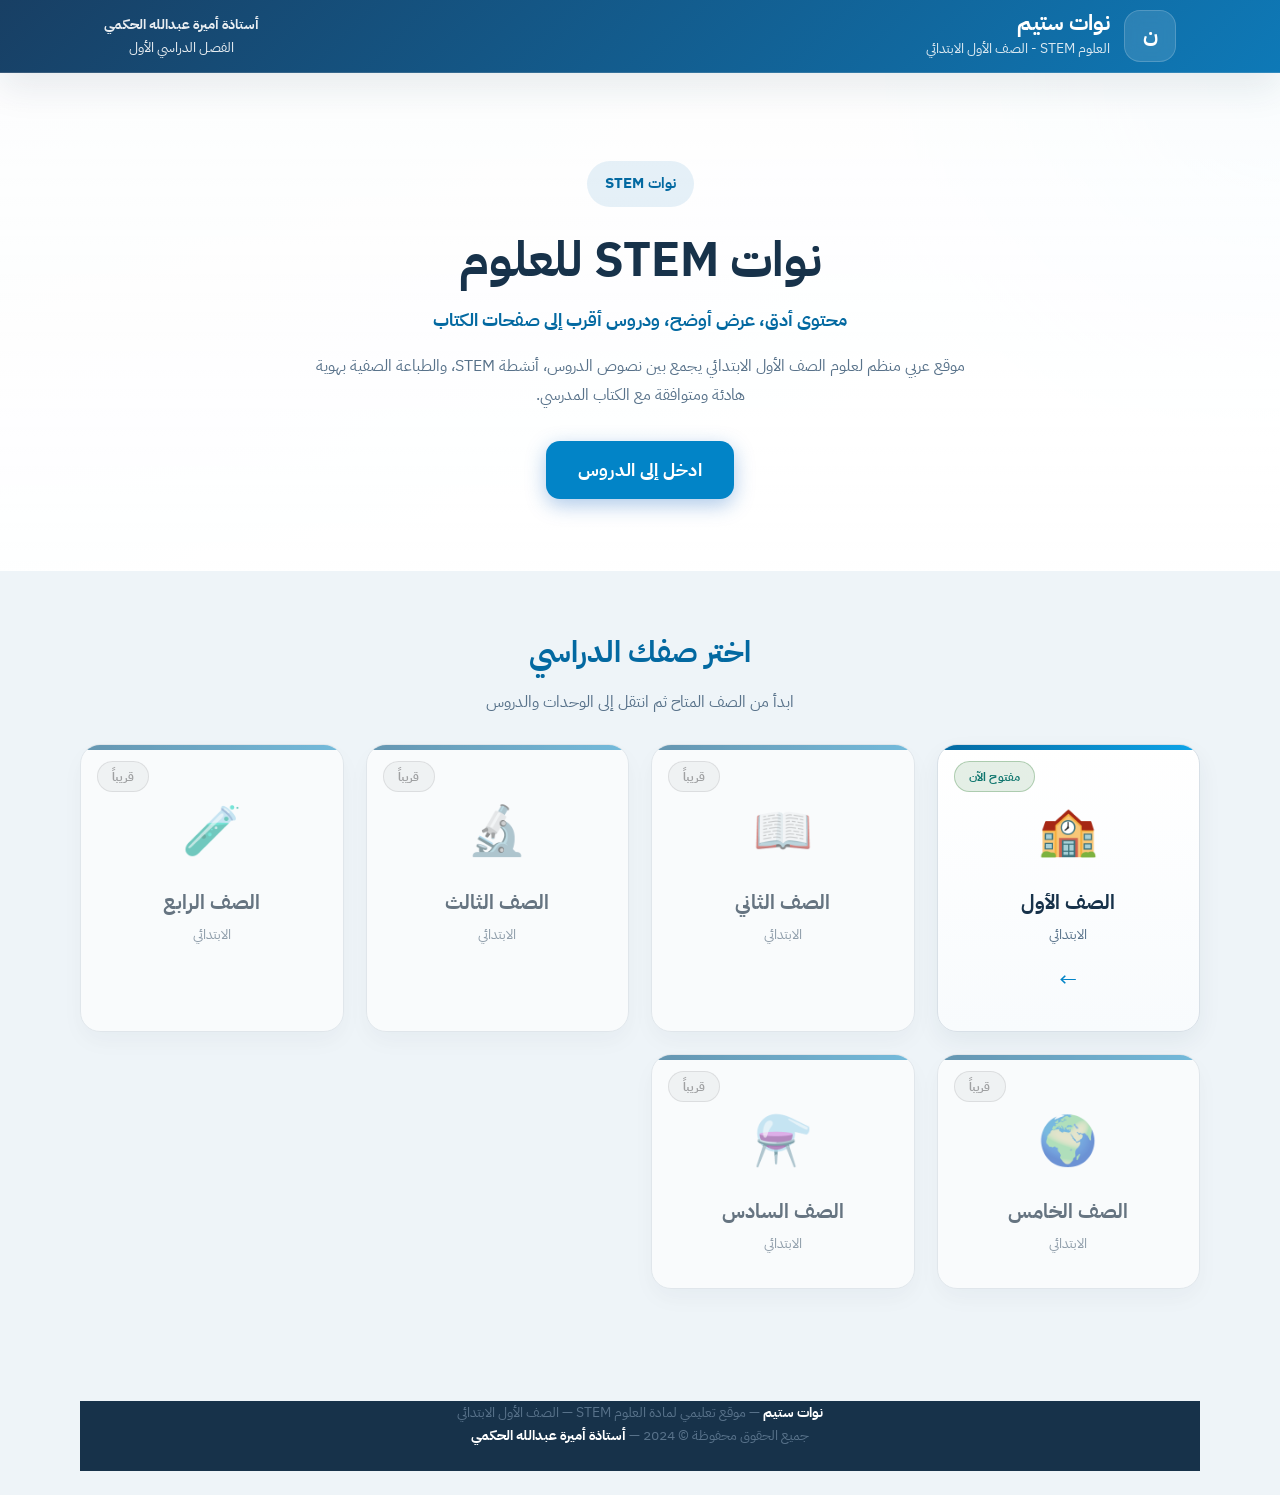
<file: index.html>
<!DOCTYPE html>
<!-- index.html - موقع نوات ستيم -->
<!-- المعلمة: أستاذة أميرة عبدالله الحكمي - الصف الأول الابتدائي - الفصل الأول -->
<!-- طريقة الاستخدام: افتح هذا الملف مباشرة في أي متصفح حديث -->
<html lang="ar" dir="rtl">
<head>
  <meta charset="UTF-8">
  <meta name="viewport" content="width=device-width, initial-scale=1.0">
  <meta name="description" content="نوات ستيم - موقع تعليمي لمادة العلوم STEM للصف الأول الابتدائي">
  <title>نوات ستيم | علوم الصف الأول</title>
  <link rel="stylesheet" href="style.css">
</head>
<body>

<!-- ===== الشريط العلوي ===== -->
<header role="banner">
  <div class="header-inner">
    <div class="logo-area">
      <div class="logo-icon" aria-hidden="true">ن</div>
      <div class="logo-text">
        <h1>نوات ستيم</h1>
        <p>العلوم STEM - الصف الأول الابتدائي</p>
      </div>
    </div>
    <div class="header-teacher" aria-label="معلومات المعلمة">
      <strong>أستاذة أميرة عبدالله الحكمي</strong>
      <span>الفصل الدراسي الأول</span>
    </div>
  </div>
</header>

<!-- ===== صفحة الهبوط (Landing) ===== -->
<div id="landing-page">

  <!-- Hero Section -->
  <section class="hero-section" aria-label="قسم الترحيب">
    <div class="hero-inner">
      <div class="hero-rocket" aria-hidden="true">نوات STEM</div>
      <h2 class="hero-title">نوات STEM للعلوم</h2>
      <p class="hero-subtitle">محتوى أدق، عرض أوضح، ودروس أقرب إلى صفحات الكتاب</p>
      <p class="hero-desc">
        موقع عربي منظم لعلوم الصف الأول الابتدائي يجمع بين نصوص الدروس،
        أنشطة STEM، والطباعة الصفية بهوية هادئة ومتوافقة مع الكتاب المدرسي.
      </p>
      <button class="hero-cta-btn" onclick="scrollToGrades()" aria-label="ابدأ التعلم الآن">
        ادخل إلى الدروس
      </button>
    </div>
  </section>

  <!-- قسم اختر صفك -->
  <section class="grades-section" id="grades-section" aria-label="اختر صفك الدراسي">
    <div class="grades-inner">
      <div class="grades-header">
        <h2 class="grades-title">اختر صفك الدراسي</h2>
        <p class="grades-subtitle">ابدأ من الصف المتاح ثم انتقل إلى الوحدات والدروس</p>
      </div>

      <div class="grades-grid">

        <!-- الصف الأول - مفتوح -->
        <div class="grade-card grade-card--open"
             onclick="enterApp()"
             role="button"
             tabindex="0"
             aria-label="الصف الأول الابتدائي - مفتوح الآن"
             onkeydown="if(event.key==='Enter') enterApp()">
          <span class="grade-badge grade-badge--open">مفتوح الآن</span>
          <div class="grade-icon" aria-hidden="true">🏫</div>
          <h3 class="grade-name">الصف الأول</h3>
          <p class="grade-desc">الابتدائي</p>
          <div class="grade-arrow" aria-hidden="true">←</div>
        </div>

        <!-- الصف الثاني - قريباً -->
        <div class="grade-card grade-card--soon"
             role="button"
             tabindex="0"
             aria-label="الصف الثاني الابتدائي - قريباً"
             aria-disabled="true">
          <span class="grade-badge grade-badge--soon">قريباً</span>
          <div class="grade-icon" aria-hidden="true">📖</div>
          <h3 class="grade-name">الصف الثاني</h3>
          <p class="grade-desc">الابتدائي</p>
        </div>

        <!-- الصف الثالث - قريباً -->
        <div class="grade-card grade-card--soon"
             role="button"
             tabindex="0"
             aria-label="الصف الثالث الابتدائي - قريباً"
             aria-disabled="true">
          <span class="grade-badge grade-badge--soon">قريباً</span>
          <div class="grade-icon" aria-hidden="true">🔬</div>
          <h3 class="grade-name">الصف الثالث</h3>
          <p class="grade-desc">الابتدائي</p>
        </div>

        <!-- الصف الرابع - قريباً -->
        <div class="grade-card grade-card--soon"
             role="button"
             tabindex="0"
             aria-label="الصف الرابع الابتدائي - قريباً"
             aria-disabled="true">
          <span class="grade-badge grade-badge--soon">قريباً</span>
          <div class="grade-icon" aria-hidden="true">🧪</div>
          <h3 class="grade-name">الصف الرابع</h3>
          <p class="grade-desc">الابتدائي</p>
        </div>

        <!-- الصف الخامس - قريباً -->
        <div class="grade-card grade-card--soon"
             role="button"
             tabindex="0"
             aria-label="الصف الخامس الابتدائي - قريباً"
             aria-disabled="true">
          <span class="grade-badge grade-badge--soon">قريباً</span>
          <div class="grade-icon" aria-hidden="true">🌍</div>
          <h3 class="grade-name">الصف الخامس</h3>
          <p class="grade-desc">الابتدائي</p>
        </div>

        <!-- الصف السادس - قريباً -->
        <div class="grade-card grade-card--soon"
             role="button"
             tabindex="0"
             aria-label="الصف السادس الابتدائي - قريباً"
             aria-disabled="true">
          <span class="grade-badge grade-badge--soon">قريباً</span>
          <div class="grade-icon" aria-hidden="true">⚗️</div>
          <h3 class="grade-name">الصف السادس</h3>
          <p class="grade-desc">الابتدائي</p>
        </div>

      </div>
    </div>
  </section>

</div>

<!-- ===== تطبيق المحتوى الرئيسي (مخفي في البداية) ===== -->
<div id="app-content" style="display:none">

  <!-- ===== التنقل الرئيسي ===== -->
  <nav class="main-nav" role="navigation" aria-label="التنقل الرئيسي">
    <div class="nav-inner">
      <button class="nav-back-home" onclick="goToLanding()" aria-label="العودة للصفحة الرئيسية">
        الرئيسية
      </button>
      <button class="nav-btn active" onclick="showSection('lessons')" aria-selected="true" role="tab">
        <span class="nav-icon" aria-hidden="true">الدروس</span>
        الدروس
      </button>
      <button class="nav-btn" onclick="showSection('games')" aria-selected="false" role="tab">
        <span class="nav-icon" aria-hidden="true">الألعاب</span>
        الألعاب
      </button>
      <button class="nav-btn" onclick="showSection('quiz')" aria-selected="false" role="tab">
        <span class="nav-icon" aria-hidden="true">الاختبارات</span>
        الاختبارات
      </button>
      <button class="nav-btn" onclick="showSection('chatbot')" aria-selected="false" role="tab">
        <span class="nav-icon" aria-hidden="true">المساعد</span>
        المساعد
      </button>
    </div>
  </nav>

  <!-- ===== المحتوى الرئيسي ===== -->
  <main role="main">

    <!-- ===== قسم الدروس ===== -->
    <div id="section-lessons" class="section-panel active" role="tabpanel">
      <div id="semester-tabs" class="semester-tabs" style="display:none" role="tablist" aria-label="اختر الفصل الدراسي"></div>
      <div id="lessons-view"><!-- يُملأ بـ JS --></div>
    </div>

    <!-- ===== قسم الألعاب ===== -->
    <div id="section-games" class="section-panel" role="tabpanel">
      <div id="games-view"><!-- يُملأ بـ JS --></div>
    </div>

    <!-- ===== قسم الاختبارات ===== -->
    <div id="section-quiz" class="section-panel" role="tabpanel">
      <div id="quiz-view"><!-- يُملأ بـ JS --></div>
    </div>

    <!-- ===== قسم الشات بوت ===== -->
    <div id="section-chatbot" class="section-panel" role="tabpanel">
      <div class="section-header">
        <h2>المساعد التعليمي</h2>
        <p>اسأل عن الدرس أو المفهوم وسأقدّم لك شرحًا مبسطًا وسريعًا.</p>
      </div>
      <div class="chatbot-wrapper">
        <div class="chat-window" role="log" aria-label="نافذة المحادثة">
          <div class="chat-header">
            <div class="bot-avatar" aria-hidden="true">ن</div>
            <div>
              <h3>نوات <span class="online-dot" aria-label="متصل"></span></h3>
              <p>مساعدك العلمي الذكي</p>
            </div>
          </div>
          <div class="chat-messages" id="chatMessages" aria-live="polite"></div>
          <div class="chat-input-area">
            <input
              type="text"
              id="chatInput"
              class="chat-input"
              placeholder="اكتب سؤالك هنا..."
              aria-label="اكتب رسالتك"
              maxlength="200"
              autocomplete="off"
            >
            <button class="chat-send-btn" onclick="sendMessage()" aria-label="إرسال الرسالة">
              ➤
            </button>
          </div>
        </div>
        <div class="quick-questions mt-2" id="quickQuestions"></div>
      </div>
    </div>

  </main>

</div>

<!-- ===== ذيل الصفحة ===== -->
<footer role="contentinfo">
  <p>
    <strong>نوات ستيم</strong> &mdash;
    موقع تعليمي لمادة العلوم STEM &mdash; الصف الأول الابتدائي
  </p>
  <p>جميع الحقوق محفوظة &copy; 2024 &mdash; <strong>أستاذة أميرة عبدالله الحكمي</strong></p>
</footer>

<!-- ===== البيانات والسكريبت ===== -->
<script src="data.js"></script>
<script src="semester2-data.js"></script>
<script src="script.js"></script>

</body>
</html>
</file>
<file: style.css>
/* style.css - موقع نوات ستيم */
/* المعلمة: أستاذة أميرة عبدالله الحكمي */

/* ========== الخطوط ========== */
@import url('https://fonts.googleapis.com/css2?family=IBM+Plex+Sans+Arabic:wght@400;500;600;700&display=swap');

/* ========== المتغيرات ========== */
:root {
  --primary: #0284c7;
  --primary-light: #0ea5e9;
  --primary-dark: #0369a1;
  --accent: #0f3c68;
  --accent-light: #075985;
  --success: #0f766e;
  --success-light: #0d9488;
  --danger: #b91c1c;
  --warning: #b45309;
  --bg: #eef4f8;
  --bg-card: #FFFFFF;
  --text: #17324a;
  --text-secondary: #58728a;
  --text-light: #8aa0b3;
  --border: #d8e0e7;
  --shadow-sm: 0 10px 24px rgba(23, 50, 74, 0.06);
  --shadow-md: 0 16px 36px rgba(23, 50, 74, 0.09);
  --shadow-lg: 0 22px 54px rgba(23, 50, 74, 0.12);
  --radius-sm: 8px;
  --radius-md: 12px;
  --radius-lg: 18px;
  --radius-xl: 24px;
}

/* ========== إعادة التهيئة ========== */
*, *::before, *::after {
  box-sizing: border-box;
  margin: 0;
  padding: 0;
}

html {
  scroll-behavior: smooth;
}

body {
  font-family: 'IBM Plex Sans Arabic', 'Tajawal', 'Cairo', Arial, sans-serif;
  direction: rtl;
  background: var(--bg);
  color: var(--text);
  line-height: 1.7;
  font-size: 16px;
  min-height: 100vh;
}

/* ========== الشريط العلوي ========== */
header {
  background: linear-gradient(135deg, var(--primary-dark) 0%, var(--primary) 50%, #1E88E5 100%);
  color: white;
  padding: 0;
  position: sticky;
  top: 0;
  z-index: 1000;
  box-shadow: var(--shadow-md);
}

.header-inner {
  max-width: 1200px;
  margin: 0 auto;
  padding: 0 24px;
  display: flex;
  align-items: center;
  justify-content: space-between;
  height: 72px;
}

.logo-area {
  display: flex;
  align-items: center;
  gap: 14px;
  text-decoration: none;
  color: white;
}

.logo-icon {
  width: 48px;
  height: 48px;
  background: rgba(255,255,255,0.2);
  border-radius: 12px;
  display: flex;
  align-items: center;
  justify-content: center;
  font-size: 24px;
  backdrop-filter: blur(8px);
}

.logo-text h1 {
  font-size: 1.4rem;
  font-weight: 900;
  line-height: 1.2;
  letter-spacing: -0.5px;
}

.logo-text p {
  font-size: 0.75rem;
  opacity: 0.85;
  font-weight: 400;
}

.header-teacher {
  font-size: 0.8rem;
  opacity: 0.9;
  text-align: center;
}

.header-teacher strong {
  display: block;
  font-size: 0.85rem;
}

/* ========== Landing Page - Hero Section ========== */
.hero-section {
  background: linear-gradient(160deg, #E3F2FD 0%, #BBDEFB 40%, #E8F5E9 100%);
  padding: 72px 24px 60px;
  text-align: center;
  position: relative;
  overflow: hidden;
}

.hero-section::before {
  content: '';
  position: absolute;
  top: -60px;
  left: -60px;
  width: 240px;
  height: 240px;
  background: radial-gradient(circle, rgba(21,101,192,0.08) 0%, transparent 70%);
  border-radius: 50%;
}

.hero-section::after {
  content: '';
  position: absolute;
  bottom: -40px;
  right: -40px;
  width: 200px;
  height: 200px;
  background: radial-gradient(circle, rgba(46,125,50,0.07) 0%, transparent 70%);
  border-radius: 50%;
}

.hero-inner {
  max-width: 700px;
  margin: 0 auto;
  position: relative;
  z-index: 1;
}

.hero-rocket {
  font-size: 4rem;
  margin-bottom: 20px;
  display: block;
  animation: rocketFloat 3s ease-in-out infinite;
}

@keyframes rocketFloat {
  0%, 100% { transform: translateY(0) rotate(-5deg); }
  50% { transform: translateY(-12px) rotate(5deg); }
}

.hero-title {
  font-size: 2.4rem;
  font-weight: 900;
  color: var(--primary-dark);
  margin-bottom: 14px;
  line-height: 1.3;
}

.hero-subtitle {
  font-size: 1.25rem;
  font-weight: 700;
  color: var(--primary);
  margin-bottom: 14px;
}

.hero-desc {
  font-size: 1rem;
  color: var(--text-secondary);
  max-width: 520px;
  margin: 0 auto 32px;
  line-height: 1.8;
}

.hero-cta-btn {
  display: inline-flex;
  align-items: center;
  gap: 10px;
  background: var(--primary);
  color: white;
  border: none;
  border-radius: var(--radius-md);
  padding: 18px 44px;
  font-family: 'Tajawal', sans-serif;
  font-size: 1.1rem;
  font-weight: 800;
  cursor: pointer;
  transition: all 0.25s ease;
  box-shadow: 0 6px 20px rgba(21, 101, 192, 0.35);
  letter-spacing: 0.3px;
}

.hero-cta-btn:hover {
  background: var(--primary-dark);
  transform: translateY(-3px);
  box-shadow: 0 10px 28px rgba(21, 101, 192, 0.45);
}

.hero-cta-btn:active {
  transform: translateY(-1px);
}

/* ========== Landing Page - Grades Section ========== */
.grades-section {
  padding: 56px 24px 64px;
  background: white;
}

.grades-inner {
  max-width: 960px;
  margin: 0 auto;
}

.grades-header {
  text-align: center;
  margin-bottom: 40px;
}

.grades-title {
  font-size: 1.9rem;
  font-weight: 900;
  color: var(--primary-dark);
  margin-bottom: 10px;
}

.grades-subtitle {
  font-size: 1rem;
  color: var(--text-secondary);
}

.grades-grid {
  display: grid;
  grid-template-columns: repeat(auto-fill, minmax(260px, 1fr));
  gap: 22px;
}

/* بطاقة الصف */
.grade-card {
  background: var(--bg-card);
  border-radius: var(--radius-lg);
  padding: 32px 24px;
  box-shadow: var(--shadow-sm);
  border: 2px solid var(--border);
  text-align: center;
  position: relative;
  transition: all 0.28s ease;
  overflow: hidden;
}

.grade-card--open {
  cursor: pointer;
  border-color: var(--primary-light);
  background: linear-gradient(145deg, #ffffff, #EFF6FF);
}

.grade-card--open:hover {
  transform: translateY(-5px);
  box-shadow: var(--shadow-lg);
  border-color: var(--primary);
  background: linear-gradient(145deg, #EFF6FF, #DBEAFE);
}

.grade-card--open:focus {
  outline: 3px solid var(--primary);
  outline-offset: 3px;
}

.grade-card--soon {
  opacity: 0.65;
  cursor: not-allowed;
  filter: grayscale(30%);
}

/* شارة الحالة */
.grade-badge {
  display: inline-block;
  font-size: 0.78rem;
  font-weight: 700;
  padding: 4px 14px;
  border-radius: 20px;
  position: absolute;
  top: 16px;
  left: 16px;
  letter-spacing: 0.2px;
}

.grade-badge--open {
  background: rgba(46, 125, 50, 0.12);
  color: var(--success);
  border: 1.5px solid rgba(46, 125, 50, 0.3);
}

.grade-badge--soon {
  background: rgba(120, 120, 120, 0.1);
  color: #757575;
  border: 1.5px solid rgba(120, 120, 120, 0.25);
}

.grade-icon {
  font-size: 3rem;
  margin: 14px 0 12px;
  display: block;
}

.grade-name {
  font-size: 1.25rem;
  font-weight: 900;
  color: var(--text);
  margin-bottom: 4px;
}

.grade-desc {
  font-size: 0.875rem;
  color: var(--text-secondary);
}

.grade-arrow {
  font-size: 1.4rem;
  color: var(--primary);
  margin-top: 14px;
  display: block;
  transition: transform 0.2s ease;
}

.grade-card--open:hover .grade-arrow {
  transform: translateX(-6px);
}

/* ========== تبويبات الفصل الدراسي ========== */
.semester-tabs {
  display: flex;
  gap: 0;
  margin-bottom: 28px;
  background: var(--bg-card);
  border-radius: var(--radius-md);
  padding: 6px;
  box-shadow: var(--shadow-sm);
  border: 2px solid var(--border);
  width: fit-content;
  max-width: 100%;
}

.semester-tab-btn {
  flex: 1;
  min-width: 180px;
  padding: 12px 28px;
  background: transparent;
  border: none;
  border-radius: var(--radius-sm);
  font-family: 'Tajawal', sans-serif;
  font-size: 1rem;
  font-weight: 700;
  color: var(--text-secondary);
  cursor: pointer;
  transition: all 0.25s ease;
  white-space: nowrap;
  display: flex;
  align-items: center;
  justify-content: center;
  gap: 8px;
  min-height: 48px;
}

.semester-tab-btn:hover {
  background: rgba(21, 101, 192, 0.07);
  color: var(--primary);
}

.semester-tab-btn.active {
  background: var(--primary);
  color: white;
  box-shadow: 0 4px 14px rgba(21, 101, 192, 0.35);
}

.semester-tab-btn:focus {
  outline: 3px solid var(--primary);
  outline-offset: 2px;
}

@media (max-width: 768px) {
  .semester-tabs {
    width: 100%;
  }
  .semester-tab-btn {
    min-width: 0;
    padding: 10px 16px;
    font-size: 0.875rem;
  }
}

@media (max-width: 480px) {
  .semester-tabs {
    flex-direction: column;
  }
}

/* ========== التنقل الرئيسي ========== */
nav.main-nav {
  background: white;
  border-bottom: 3px solid var(--primary);
  position: sticky;
  top: 72px;
  z-index: 999;
  box-shadow: var(--shadow-sm);
}

.nav-inner {
  max-width: 1200px;
  margin: 0 auto;
  padding: 0 24px;
  display: flex;
  gap: 0;
  align-items: center;
}

.nav-back-home {
  padding: 12px 18px;
  background: none;
  border: none;
  border-left: 2px solid var(--border);
  cursor: pointer;
  font-family: 'Tajawal', sans-serif;
  font-size: 0.85rem;
  font-weight: 700;
  color: var(--text-secondary);
  transition: all 0.2s ease;
  display: flex;
  align-items: center;
  gap: 6px;
  margin-left: 8px;
  min-height: 48px;
  white-space: nowrap;
}

.nav-back-home:hover {
  color: var(--primary);
  background: var(--bg);
}

.nav-btn {
  padding: 14px 24px;
  background: none;
  border: none;
  cursor: pointer;
  font-family: 'Tajawal', sans-serif;
  font-size: 0.9rem;
  font-weight: 700;
  color: var(--text-secondary);
  border-bottom: 3px solid transparent;
  margin-bottom: -3px;
  transition: all 0.25s ease;
  display: flex;
  align-items: center;
  gap: 8px;
  white-space: nowrap;
  min-height: 48px;
}

.nav-btn:hover {
  color: var(--primary);
  background: var(--bg);
}

.nav-btn.active {
  color: var(--primary);
  border-bottom-color: var(--primary);
  background: rgba(21, 101, 192, 0.05);
}

.nav-btn .nav-icon {
  font-size: 1.2rem;
}

/* ========== المحتوى الرئيسي ========== */
main {
  max-width: 1200px;
  margin: 0 auto;
  padding: 32px 24px;
}

/* ========== الأقسام ========== */
.section-panel {
  display: none;
  animation: fadeInUp 0.35s ease;
}

.section-panel.active {
  display: block;
}

@keyframes fadeInUp {
  from { opacity: 0; transform: translateY(16px); }
  to   { opacity: 1; transform: translateY(0); }
}

/* ========== عنوان القسم ========== */
.section-header {
  text-align: center;
  margin-bottom: 36px;
}

.section-header h2 {
  font-size: 2rem;
  font-weight: 900;
  color: var(--primary-dark);
  margin-bottom: 8px;
}

.section-header p {
  color: var(--text-secondary);
  font-size: 1rem;
  max-width: 600px;
  margin: 0 auto;
}

/* ========== شبكة البطاقات ========== */
.cards-grid {
  display: grid;
  grid-template-columns: repeat(auto-fill, minmax(280px, 1fr));
  gap: 24px;
}

.cards-grid-3 {
  grid-template-columns: repeat(auto-fill, minmax(340px, 1fr));
}

/* ========== البطاقة الأساسية ========== */
.card {
  background: var(--bg-card);
  border-radius: var(--radius-lg);
  padding: 28px;
  box-shadow: var(--shadow-sm);
  transition: all 0.3s ease;
  border: 2px solid transparent;
  cursor: pointer;
  position: relative;
  overflow: hidden;
}

.card::before {
  content: '';
  position: absolute;
  top: 0;
  right: 0;
  width: 6px;
  height: 100%;
  background: var(--card-color, var(--primary));
  transition: width 0.3s ease;
}

.card:hover {
  transform: translateY(-4px);
  box-shadow: var(--shadow-lg);
  border-color: var(--card-color, var(--primary));
}

.card:hover::before {
  width: 8px;
}

.card:focus {
  outline: 3px solid var(--primary);
  outline-offset: 2px;
}

.card-icon {
  font-size: 2.8rem;
  margin-bottom: 16px;
  display: block;
}

.card h3 {
  font-size: 1.2rem;
  font-weight: 800;
  margin-bottom: 8px;
  color: var(--text);
}

.card p {
  font-size: 0.875rem;
  color: var(--text-secondary);
  line-height: 1.6;
}

.card-badge {
  display: inline-block;
  background: var(--card-color, var(--primary));
  color: white;
  font-size: 0.75rem;
  font-weight: 700;
  padding: 3px 10px;
  border-radius: 20px;
  margin-bottom: 12px;
}

/* ========== شريط التنقل التفصيلي ========== */
.breadcrumb {
  display: flex;
  align-items: center;
  gap: 8px;
  margin-bottom: 24px;
  flex-wrap: wrap;
}

.breadcrumb-item {
  color: var(--text-secondary);
  font-size: 0.875rem;
}

.breadcrumb-item.active {
  color: var(--primary);
  font-weight: 700;
}

.breadcrumb-sep {
  color: var(--text-light);
  font-size: 0.8rem;
}

.btn-back {
  display: inline-flex;
  align-items: center;
  gap: 8px;
  background: var(--bg);
  border: 2px solid var(--border);
  border-radius: var(--radius-sm);
  padding: 8px 16px;
  font-family: 'Tajawal', sans-serif;
  font-size: 0.875rem;
  font-weight: 700;
  color: var(--text-secondary);
  cursor: pointer;
  transition: all 0.2s ease;
  text-decoration: none;
  margin-bottom: 20px;
}

.btn-back:hover {
  background: var(--primary);
  color: white;
  border-color: var(--primary);
}

/* ========== صفحة الدرس ========== */
.lesson-page {
  max-width: 800px;
  margin: 0 auto;
}

.lesson-header {
  background: linear-gradient(135deg, var(--primary-dark), var(--primary));
  color: white;
  padding: 32px;
  border-radius: var(--radius-xl);
  margin-bottom: 28px;
  position: relative;
  overflow: hidden;
}

.lesson-header::after {
  content: '🔬';
  position: absolute;
  left: 24px;
  top: 50%;
  transform: translateY(-50%);
  font-size: 5rem;
  opacity: 0.15;
}

.lesson-header h2 {
  font-size: 1.8rem;
  font-weight: 900;
  margin-bottom: 8px;
}

.lesson-header .lesson-meta {
  display: flex;
  gap: 16px;
  margin-top: 12px;
  flex-wrap: wrap;
}

.lesson-meta-tag {
  background: rgba(255,255,255,0.2);
  padding: 4px 12px;
  border-radius: 20px;
  font-size: 0.8rem;
  font-weight: 600;
}

.lesson-section {
  background: var(--bg-card);
  border-radius: var(--radius-lg);
  padding: 28px;
  margin-bottom: 20px;
  box-shadow: var(--shadow-sm);
  border-right: 5px solid var(--primary);
}

.lesson-section h3 {
  font-size: 1.1rem;
  font-weight: 800;
  color: var(--primary);
  margin-bottom: 16px;
  display: flex;
  align-items: center;
  gap: 8px;
}

.lesson-section h3 .section-icon {
  font-size: 1.3rem;
}

.objectives-list, .concepts-list, .steps-list {
  list-style: none;
}

.objectives-list li {
  padding: 10px 0;
  border-bottom: 1px solid var(--border);
  display: flex;
  align-items: flex-start;
  gap: 10px;
  font-size: 0.9rem;
}

.objectives-list li::before {
  content: '✓';
  color: var(--success);
  font-weight: 900;
  font-size: 1rem;
  flex-shrink: 0;
  margin-top: 2px;
}

.objectives-list li:last-child {
  border-bottom: none;
}

.concept-item {
  background: var(--bg);
  border-radius: var(--radius-sm);
  padding: 14px 16px;
  margin-bottom: 10px;
}

.concept-item .term {
  font-weight: 800;
  color: var(--primary);
  font-size: 0.95rem;
  margin-bottom: 4px;
}

.concept-item .definition {
  font-size: 0.875rem;
  color: var(--text-secondary);
}

/* نشاط STEM */
.stem-activity {
  background: linear-gradient(135deg, #FFF8E1, #FFFDE7);
  border: 2px solid #FFC107;
  border-radius: var(--radius-lg);
  padding: 28px;
  margin-bottom: 20px;
}

.stem-activity h3 {
  color: #E65100;
  font-size: 1.1rem;
  font-weight: 800;
  margin-bottom: 20px;
  display: flex;
  align-items: center;
  gap: 8px;
}

.activity-grid {
  display: grid;
  grid-template-columns: 1fr 1fr;
  gap: 16px;
  margin-bottom: 20px;
}

.activity-section h4 {
  font-size: 0.875rem;
  font-weight: 800;
  color: #E65100;
  margin-bottom: 10px;
  display: flex;
  align-items: center;
  gap: 6px;
}

.activity-section ul {
  list-style: none;
}

.activity-section ul li {
  font-size: 0.85rem;
  color: var(--text);
  padding: 5px 0;
  display: flex;
  align-items: flex-start;
  gap: 8px;
}

.activity-section ul li::before {
  content: '•';
  color: #FFC107;
  font-size: 1.2rem;
  flex-shrink: 0;
  line-height: 1.3;
}

.steps-list li {
  font-size: 0.875rem;
  padding: 8px 0;
  border-bottom: 1px dashed #FFD54F;
  display: flex;
  gap: 12px;
  align-items: flex-start;
}

.steps-list li:last-child {
  border-bottom: none;
}

.step-num {
  background: var(--accent);
  color: white;
  width: 26px;
  height: 26px;
  border-radius: 50%;
  display: flex;
  align-items: center;
  justify-content: center;
  font-size: 0.8rem;
  font-weight: 800;
  flex-shrink: 0;
}

.thinking-questions {
  background: rgba(255,193,7,0.1);
  border-radius: var(--radius-sm);
  padding: 16px;
  margin-top: 16px;
}

.thinking-questions h4 {
  font-size: 0.875rem;
  font-weight: 800;
  color: #E65100;
  margin-bottom: 10px;
}

.thinking-questions ol {
  list-style: none;
  counter-reset: tq;
}

.thinking-questions ol li {
  counter-increment: tq;
  font-size: 0.85rem;
  padding: 6px 0;
  display: flex;
  align-items: flex-start;
  gap: 8px;
}

.thinking-questions ol li::before {
  content: counter(tq) '.';
  color: var(--accent);
  font-weight: 800;
  flex-shrink: 0;
}

/* زر الطباعة */
.btn-print {
  display: inline-flex;
  align-items: center;
  gap: 10px;
  background: var(--primary);
  color: white;
  border: none;
  border-radius: var(--radius-sm);
  padding: 12px 24px;
  font-family: 'Tajawal', sans-serif;
  font-size: 0.95rem;
  font-weight: 700;
  cursor: pointer;
  transition: all 0.2s ease;
  margin-top: 20px;
}

.btn-print:hover {
  background: var(--primary-dark);
  transform: translateY(-2px);
  box-shadow: var(--shadow-md);
}

/* ========== ألعاب ========== */
.games-header {
  text-align: center;
  padding: 24px;
  background: linear-gradient(135deg, #E8F5E9, #C8E6C9);
  border-radius: var(--radius-xl);
  margin-bottom: 32px;
}

.game-container {
  background: var(--bg-card);
  border-radius: var(--radius-xl);
  padding: 32px;
  box-shadow: var(--shadow-md);
  max-width: 800px;
  margin: 0 auto;
  min-height: 400px;
}

.game-title {
  text-align: center;
  font-size: 1.5rem;
  font-weight: 900;
  color: var(--primary);
  margin-bottom: 8px;
}

.game-instructions {
  text-align: center;
  color: var(--text-secondary);
  font-size: 0.9rem;
  margin-bottom: 28px;
  padding: 12px 20px;
  background: var(--bg);
  border-radius: var(--radius-sm);
  border-right: 4px solid var(--accent);
}

/* لعبة الفرز - Sorting */
.sort-areas {
  display: grid;
  grid-template-columns: repeat(auto-fit, minmax(180px, 1fr));
  gap: 16px;
  margin-bottom: 24px;
}

.sort-zone {
  min-height: 160px;
  border: 3px dashed var(--border);
  border-radius: var(--radius-lg);
  padding: 16px;
  text-align: center;
  transition: all 0.2s ease;
}

.sort-zone.drag-over {
  border-color: var(--primary);
  background: rgba(21, 101, 192, 0.05);
  transform: scale(1.02);
}

.sort-zone-label {
  font-weight: 800;
  font-size: 1rem;
  margin-bottom: 12px;
  padding: 6px 14px;
  border-radius: 20px;
  color: white;
  display: inline-block;
}

.sort-items-pool {
  display: flex;
  flex-wrap: wrap;
  gap: 10px;
  justify-content: center;
  min-height: 80px;
  background: var(--bg);
  border-radius: var(--radius-md);
  padding: 16px;
  margin-bottom: 20px;
}

.sort-item {
  background: white;
  border: 2px solid var(--border);
  border-radius: var(--radius-sm);
  padding: 10px 16px;
  cursor: grab;
  font-size: 0.9rem;
  font-weight: 600;
  transition: all 0.2s ease;
  display: flex;
  align-items: center;
  gap: 8px;
  user-select: none;
  touch-action: none;
}

.sort-item:hover {
  border-color: var(--primary);
  transform: translateY(-2px);
  box-shadow: var(--shadow-sm);
}

.sort-item.dragging {
  opacity: 0.5;
  cursor: grabbing;
}

.sort-item .item-emoji {
  font-size: 1.4rem;
}

/* لعبة المطابقة - Matching */
.matching-container {
  display: grid;
  grid-template-columns: 1fr 1fr;
  gap: 20px;
  align-items: start;
}

.matching-col-header {
  font-weight: 800;
  color: var(--primary);
  text-align: center;
  padding: 10px;
  background: var(--bg);
  border-radius: var(--radius-sm);
  margin-bottom: 12px;
}

.match-item {
  background: white;
  border: 2px solid var(--border);
  border-radius: var(--radius-sm);
  padding: 14px 16px;
  margin-bottom: 10px;
  cursor: pointer;
  font-size: 0.875rem;
  font-weight: 600;
  transition: all 0.2s ease;
  text-align: center;
  min-height: 48px;
  display: flex;
  align-items: center;
  justify-content: center;
}

.match-item:hover {
  border-color: var(--primary);
  background: rgba(21, 101, 192, 0.05);
}

.match-item.selected {
  border-color: var(--accent);
  background: rgba(255, 111, 0, 0.08);
  transform: scale(1.02);
}

.match-item.matched-correct {
  border-color: var(--success);
  background: rgba(46, 125, 50, 0.08);
  color: var(--success);
  cursor: default;
}

.match-item.matched-wrong {
  border-color: var(--danger);
  background: rgba(198, 40, 40, 0.08);
  animation: shake 0.3s ease;
}

/* لعبة الترتيب - Sequencing */
.sequence-items {
  display: flex;
  flex-direction: column;
  gap: 10px;
  margin-bottom: 20px;
}

.sequence-item {
  background: white;
  border: 2px solid var(--border);
  border-radius: var(--radius-sm);
  padding: 16px 20px;
  cursor: grab;
  font-size: 1rem;
  font-weight: 700;
  transition: all 0.2s ease;
  display: flex;
  align-items: center;
  gap: 12px;
}

.sequence-item:hover {
  border-color: var(--primary);
  box-shadow: var(--shadow-sm);
}

.sequence-num {
  width: 32px;
  height: 32px;
  background: var(--primary);
  color: white;
  border-radius: 50%;
  display: flex;
  align-items: center;
  justify-content: center;
  font-weight: 800;
  font-size: 0.875rem;
  flex-shrink: 0;
}

/* لعبة الاختيار المتعدد */
.mcq-game .question-text {
  font-size: 1.1rem;
  font-weight: 700;
  text-align: center;
  margin-bottom: 8px;
}

.mcq-game .question-image {
  font-size: 4rem;
  text-align: center;
  margin-bottom: 20px;
}

.mcq-options {
  display: grid;
  grid-template-columns: 1fr 1fr;
  gap: 12px;
  margin-bottom: 16px;
}

.mcq-option {
  background: white;
  border: 2px solid var(--border);
  border-radius: var(--radius-sm);
  padding: 14px 16px;
  cursor: pointer;
  font-family: 'Tajawal', sans-serif;
  font-size: 0.9rem;
  font-weight: 600;
  transition: all 0.2s ease;
  text-align: center;
  min-height: 52px;
}

.mcq-option:hover {
  border-color: var(--primary);
  background: rgba(21, 101, 192, 0.05);
}

.mcq-option.correct {
  border-color: var(--success);
  background: rgba(46, 125, 50, 0.1);
  color: var(--success);
}

.mcq-option.wrong {
  border-color: var(--danger);
  background: rgba(198, 40, 40, 0.1);
  color: var(--danger);
  animation: shake 0.3s ease;
}

/* نقاط اللعبة */
.game-score-bar {
  display: flex;
  align-items: center;
  justify-content: space-between;
  background: var(--bg);
  border-radius: var(--radius-sm);
  padding: 12px 20px;
  margin-bottom: 24px;
}

.score-display {
  font-size: 1.2rem;
  font-weight: 800;
  color: var(--primary);
}

.score-label {
  font-size: 0.8rem;
  color: var(--text-secondary);
}

.game-result {
  text-align: center;
  padding: 40px 20px;
  animation: fadeInUp 0.4s ease;
}

.result-emoji {
  font-size: 5rem;
  margin-bottom: 16px;
}

.result-title {
  font-size: 1.8rem;
  font-weight: 900;
  color: var(--primary);
  margin-bottom: 8px;
}

.result-score {
  font-size: 1.1rem;
  color: var(--text-secondary);
  margin-bottom: 24px;
}

/* ========== الاختبارات ========== */
.quiz-container {
  max-width: 680px;
  margin: 0 auto;
}

.quiz-header {
  background: linear-gradient(135deg, var(--primary-dark), var(--primary));
  color: white;
  padding: 24px 28px;
  border-radius: var(--radius-xl);
  margin-bottom: 24px;
  display: flex;
  align-items: center;
  justify-content: space-between;
}

.quiz-progress {
  display: flex;
  align-items: center;
  gap: 12px;
}

.quiz-progress-bar {
  width: 160px;
  height: 8px;
  background: rgba(255,255,255,0.3);
  border-radius: 4px;
  overflow: hidden;
}

.quiz-progress-fill {
  height: 100%;
  background: white;
  border-radius: 4px;
  transition: width 0.4s ease;
}

.quiz-timer {
  font-size: 1.5rem;
  font-weight: 900;
  min-width: 60px;
  text-align: center;
}

.quiz-timer.warning {
  color: #FFEB3B;
  animation: pulse 0.5s infinite;
}

.question-card {
  background: var(--bg-card);
  border-radius: var(--radius-xl);
  padding: 32px;
  box-shadow: var(--shadow-md);
  margin-bottom: 20px;
}

.question-num {
  font-size: 0.8rem;
  color: var(--text-light);
  margin-bottom: 12px;
  font-weight: 600;
}

.question-text {
  font-size: 1.2rem;
  font-weight: 700;
  color: var(--text);
  margin-bottom: 24px;
  line-height: 1.6;
}

.quiz-options {
  display: flex;
  flex-direction: column;
  gap: 12px;
}

.quiz-option {
  background: var(--bg);
  border: 2px solid var(--border);
  border-radius: var(--radius-sm);
  padding: 14px 20px;
  cursor: pointer;
  font-family: 'Tajawal', sans-serif;
  font-size: 0.95rem;
  font-weight: 600;
  color: var(--text);
  text-align: right;
  transition: all 0.2s ease;
  display: flex;
  align-items: center;
  gap: 12px;
  min-height: 52px;
}

.quiz-option:hover:not(:disabled) {
  border-color: var(--primary);
  background: rgba(21, 101, 192, 0.05);
  transform: translateX(-4px);
}

.quiz-option .option-letter {
  width: 30px;
  height: 30px;
  border-radius: 50%;
  background: var(--border);
  display: flex;
  align-items: center;
  justify-content: center;
  font-size: 0.8rem;
  font-weight: 800;
  flex-shrink: 0;
  transition: all 0.2s ease;
}

.quiz-option:hover .option-letter {
  background: var(--primary);
  color: white;
}

.quiz-option.correct {
  border-color: var(--success);
  background: rgba(46, 125, 50, 0.08);
}

.quiz-option.correct .option-letter {
  background: var(--success);
  color: white;
}

.quiz-option.wrong {
  border-color: var(--danger);
  background: rgba(198, 40, 40, 0.08);
  animation: shake 0.3s ease;
}

.quiz-option.wrong .option-letter {
  background: var(--danger);
  color: white;
}

.quiz-option:disabled {
  cursor: not-allowed;
}

.feedback-box {
  margin-top: 16px;
  padding: 14px 18px;
  border-radius: var(--radius-sm);
  font-size: 0.875rem;
  font-weight: 600;
  display: none;
  align-items: center;
  gap: 10px;
  animation: fadeInUp 0.3s ease;
}

.feedback-box.show {
  display: flex;
}

.feedback-box.correct-fb {
  background: rgba(46, 125, 50, 0.1);
  border: 2px solid var(--success);
  color: var(--success-light);
}

.feedback-box.wrong-fb {
  background: rgba(198, 40, 40, 0.1);
  border: 2px solid var(--danger);
  color: var(--danger);
}

/* نتيجة الاختبار */
.quiz-result {
  text-align: center;
  padding: 40px 24px;
  animation: fadeInUp 0.4s ease;
}

.result-badge {
  width: 120px;
  height: 120px;
  margin: 0 auto 20px;
  border-radius: 50%;
  display: flex;
  flex-direction: column;
  align-items: center;
  justify-content: center;
  font-size: 2.5rem;
  font-weight: 900;
}

.badge-gold {
  background: linear-gradient(135deg, #FFD700, #FFA000);
  color: white;
  box-shadow: 0 4px 20px rgba(255, 193, 7, 0.5);
}

.badge-silver {
  background: linear-gradient(135deg, #BDBDBD, #757575);
  color: white;
}

.badge-bronze {
  background: linear-gradient(135deg, #CD7F32, #8B4513);
  color: white;
}

.result-message {
  font-size: 1.6rem;
  font-weight: 900;
  margin-bottom: 8px;
}

.result-details {
  color: var(--text-secondary);
  margin-bottom: 28px;
}

/* ========== شات بوت ========== */
.chatbot-wrapper {
  max-width: 700px;
  margin: 0 auto;
}

.chat-window {
  background: var(--bg-card);
  border-radius: var(--radius-xl);
  box-shadow: var(--shadow-md);
  overflow: hidden;
  height: 520px;
  display: flex;
  flex-direction: column;
}

.chat-header {
  background: linear-gradient(135deg, var(--primary-dark), var(--primary));
  color: white;
  padding: 16px 20px;
  display: flex;
  align-items: center;
  gap: 14px;
}

.bot-avatar {
  width: 48px;
  height: 48px;
  background: rgba(255,255,255,0.2);
  border-radius: 50%;
  display: flex;
  align-items: center;
  justify-content: center;
  font-size: 1.5rem;
}

.chat-header h3 {
  font-size: 1.1rem;
  font-weight: 800;
}

.chat-header p {
  font-size: 0.75rem;
  opacity: 0.85;
}

.online-dot {
  width: 10px;
  height: 10px;
  background: #69F0AE;
  border-radius: 50%;
  display: inline-block;
  margin-left: 6px;
  animation: pulse 2s infinite;
}

.chat-messages {
  flex: 1;
  overflow-y: auto;
  padding: 20px;
  display: flex;
  flex-direction: column;
  gap: 12px;
}

.chat-messages::-webkit-scrollbar {
  width: 6px;
}

.chat-messages::-webkit-scrollbar-track {
  background: var(--bg);
}

.chat-messages::-webkit-scrollbar-thumb {
  background: var(--border);
  border-radius: 3px;
}

.message {
  max-width: 75%;
  animation: fadeInUp 0.25s ease;
}

.message.bot {
  align-self: flex-start;
}

.message.user {
  align-self: flex-end;
}

.message-bubble {
  padding: 12px 16px;
  border-radius: 16px;
  font-size: 0.9rem;
  line-height: 1.6;
}

.message.bot .message-bubble {
  background: var(--bg);
  border: 1px solid var(--border);
  border-bottom-right-radius: 4px;
  color: var(--text);
}

.message.user .message-bubble {
  background: var(--primary);
  color: white;
  border-bottom-left-radius: 4px;
}

.message-time {
  font-size: 0.7rem;
  color: var(--text-light);
  margin-top: 4px;
  padding: 0 4px;
}

.message.user .message-time {
  text-align: left;
}

.chat-input-area {
  padding: 16px 20px;
  background: var(--bg);
  border-top: 1px solid var(--border);
  display: flex;
  gap: 10px;
}

.chat-input {
  flex: 1;
  border: 2px solid var(--border);
  border-radius: var(--radius-sm);
  padding: 12px 16px;
  font-family: 'Tajawal', sans-serif;
  font-size: 0.9rem;
  background: white;
  color: var(--text);
  direction: rtl;
  transition: border-color 0.2s ease;
}

.chat-input:focus {
  outline: none;
  border-color: var(--primary);
}

.chat-send-btn {
  background: var(--primary);
  color: white;
  border: none;
  border-radius: var(--radius-sm);
  width: 48px;
  height: 48px;
  display: flex;
  align-items: center;
  justify-content: center;
  cursor: pointer;
  font-size: 1.2rem;
  transition: all 0.2s ease;
  flex-shrink: 0;
}

.chat-send-btn:hover {
  background: var(--primary-dark);
  transform: scale(1.05);
}

.quick-questions {
  margin-top: 16px;
  display: flex;
  gap: 8px;
  flex-wrap: wrap;
}

.quick-q {
  background: white;
  border: 2px solid var(--border);
  border-radius: 20px;
  padding: 8px 16px;
  font-family: 'Tajawal', sans-serif;
  font-size: 0.8rem;
  font-weight: 600;
  cursor: pointer;
  transition: all 0.2s ease;
  color: var(--text);
}

.quick-q:hover {
  border-color: var(--primary);
  color: var(--primary);
  background: rgba(21, 101, 192, 0.05);
}

/* ========== الأزرار العامة ========== */
.btn {
  display: inline-flex;
  align-items: center;
  gap: 8px;
  border: none;
  border-radius: var(--radius-sm);
  padding: 12px 24px;
  font-family: 'Tajawal', sans-serif;
  font-size: 0.95rem;
  font-weight: 700;
  cursor: pointer;
  transition: all 0.2s ease;
  min-height: 48px;
}

.btn-primary {
  background: var(--primary);
  color: white;
}

.btn-primary:hover {
  background: var(--primary-dark);
  transform: translateY(-2px);
  box-shadow: var(--shadow-md);
}

.btn-success {
  background: var(--success);
  color: white;
}

.btn-success:hover {
  background: var(--success-light);
  transform: translateY(-2px);
}

.btn-outline {
  background: transparent;
  color: var(--primary);
  border: 2px solid var(--primary);
}

.btn-outline:hover {
  background: var(--primary);
  color: white;
}

.btn-lg {
  padding: 16px 32px;
  font-size: 1.05rem;
  border-radius: var(--radius-md);
}

/* ========== الشارات ========== */
.badge {
  display: inline-flex;
  align-items: center;
  gap: 6px;
  padding: 4px 12px;
  border-radius: 20px;
  font-size: 0.8rem;
  font-weight: 700;
}

.badge-primary {
  background: rgba(21, 101, 192, 0.1);
  color: var(--primary);
}

.badge-success {
  background: rgba(46, 125, 50, 0.1);
  color: var(--success);
}

.badge-warning {
  background: rgba(245, 127, 23, 0.1);
  color: var(--warning);
}

/* ========== شريط التقدم ========== */
.progress-bar {
  height: 8px;
  background: var(--border);
  border-radius: 4px;
  overflow: hidden;
  margin: 10px 0;
}

.progress-fill {
  height: 100%;
  border-radius: 4px;
  transition: width 0.5s ease;
}

/* ========== تحميل / رسائل ========== */
.empty-state {
  text-align: center;
  padding: 60px 20px;
  color: var(--text-secondary);
}

.empty-state .empty-icon {
  font-size: 4rem;
  margin-bottom: 16px;
  opacity: 0.5;
}

.empty-state h3 {
  font-size: 1.1rem;
  font-weight: 700;
  margin-bottom: 8px;
}

/* ========== الـ Footer ========== */
footer {
  background: var(--text);
  color: rgba(255,255,255,0.8);
  text-align: center;
  padding: 24px;
  margin-top: 60px;
  font-size: 0.85rem;
}

footer strong {
  color: white;
}

footer .footer-links {
  display: flex;
  justify-content: center;
  gap: 16px;
  margin-top: 8px;
}

footer .footer-links span {
  color: rgba(255,255,255,0.5);
}

/* ========== الرسوم المتحركة ========== */
@keyframes shake {
  0%, 100% { transform: translateX(0); }
  20% { transform: translateX(-6px); }
  40% { transform: translateX(6px); }
  60% { transform: translateX(-4px); }
  80% { transform: translateX(4px); }
}

@keyframes pulse {
  0%, 100% { opacity: 1; }
  50% { opacity: 0.5; }
}

@keyframes bounce {
  0%, 100% { transform: translateY(0); }
  50% { transform: translateY(-10px); }
}

@keyframes spin {
  from { transform: rotate(0deg); }
  to { transform: rotate(360deg); }
}

.bounce { animation: bounce 1s ease infinite; }
.spin { animation: spin 1s linear infinite; }

/* ========== الطباعة ========== */
@media print {
  header, nav.main-nav, .btn-print, .btn-back, footer,
  #landing-page, .no-print { display: none !important; }

  body {
    font-size: 12pt;
    color: black;
    background: white;
    direction: rtl;
  }

  #app-content { display: block !important; }
  .section-panel { display: block !important; }

  .lesson-header {
    background: var(--primary) !important;
    print-color-adjust: exact;
    -webkit-print-color-adjust: exact;
  }

  .lesson-section, .stem-activity {
    break-inside: avoid;
    box-shadow: none;
    border: 1px solid #ddd;
  }

  @page {
    margin: 2cm;
    size: A4;
    direction: rtl;
  }
}

/* ========== استجابة الشاشات ========== */
@media (max-width: 768px) {
  .header-inner {
    padding: 0 16px;
    height: 60px;
  }

  .logo-text h1 { font-size: 1.1rem; }
  .header-teacher { display: none; }

  /* Hero */
  .hero-section { padding: 48px 20px 40px; }
  .hero-title { font-size: 1.75rem; }
  .hero-subtitle { font-size: 1.05rem; }
  .hero-rocket { font-size: 3rem; }
  .hero-cta-btn { padding: 14px 32px; font-size: 1rem; }

  /* Grades */
  .grades-section { padding: 36px 16px 44px; }
  .grades-title { font-size: 1.5rem; }
  .grades-grid { grid-template-columns: repeat(auto-fill, minmax(145px, 1fr)); gap: 14px; }
  .grade-card { padding: 24px 16px; }
  .grade-icon { font-size: 2.2rem; }
  .grade-name { font-size: 1rem; }

  /* Nav */
  .nav-inner { overflow-x: auto; padding: 0; }
  .nav-btn { padding: 12px 14px; font-size: 0.8rem; }
  .nav-back-home { padding: 10px 12px; font-size: 0.78rem; }

  main { padding: 20px 16px; }

  .cards-grid, .cards-grid-3 {
    grid-template-columns: 1fr 1fr;
    gap: 14px;
  }

  .card { padding: 18px; }
  .card-icon { font-size: 2rem; }
  .card h3 { font-size: 1rem; }
  .card p { font-size: 0.8rem; }

  .section-header h2 { font-size: 1.5rem; }

  .lesson-header { padding: 20px; }
  .lesson-header h2 { font-size: 1.4rem; }
  .lesson-section { padding: 18px; }

  .activity-grid { grid-template-columns: 1fr; }

  .matching-container { grid-template-columns: 1fr; }

  .quiz-header { flex-direction: column; gap: 12px; }
  .quiz-progress-bar { width: 100%; }

  .mcq-options { grid-template-columns: 1fr; }

  .chat-window { height: 450px; }

  .sort-areas { grid-template-columns: 1fr 1fr; }
}

@media (max-width: 480px) {
  .cards-grid, .cards-grid-3 { grid-template-columns: 1fr; }
  .sort-areas { grid-template-columns: 1fr; }
  .quiz-options .quiz-option { font-size: 0.875rem; }
  .grades-grid { grid-template-columns: 1fr 1fr; }
  .hero-title { font-size: 1.5rem; }
}

/* ========== تحسينات إضافية ========== */
.text-center { text-align: center; }
.mt-1 { margin-top: 8px; }
.mt-2 { margin-top: 16px; }
.mt-3 { margin-top: 24px; }
.mt-4 { margin-top: 32px; }
.mb-1 { margin-bottom: 8px; }
.mb-2 { margin-bottom: 16px; }
.mb-3 { margin-bottom: 24px; }
.gap-row { display: flex; gap: 12px; flex-wrap: wrap; align-items: center; }

.highlight {
  background: linear-gradient(135deg, #E3F2FD, #BBDEFB);
  border-radius: var(--radius-sm);
  padding: 12px 16px;
  font-size: 0.875rem;
  border-right: 4px solid var(--primary);
}

/* درس بدون ألعاب / اختبارات */
.not-available {
  text-align: center;
  padding: 40px;
  color: var(--text-light);
  font-size: 0.95rem;
}

/* تحسين تباين WCAG */
.high-contrast {
  color: var(--text) !important;
  background: var(--bg-card) !important;
}

/* تأثيرات التحويم للأيقونات */
.icon-hover {
  transition: transform 0.2s ease;
}
.icon-hover:hover {
  transform: scale(1.15) rotate(5deg);
}

/* ========== ضبط الهوية لتقترب من قالب الدروس المرجعي ========== */
header {
  background: linear-gradient(135deg, #183f64 0%, #0e79b7 100%);
  border-bottom: 1px solid rgba(255, 255, 255, 0.14);
}

.header-inner,
.hero-inner,
.grades-inner,
.nav-inner,
main,
footer {
  max-width: 1120px;
}

.logo-icon,
.bot-avatar {
  width: 52px;
  height: 52px;
  border-radius: 16px;
  background: rgba(255, 255, 255, 0.12);
  border: 1px solid rgba(255, 255, 255, 0.18);
  font-size: 1.35rem;
  font-weight: 700;
}

.logo-text h1 {
  letter-spacing: 0;
  font-size: 1.35rem;
}

.logo-text p,
.header-teacher,
.header-teacher strong {
  font-size: 0.86rem;
}

.hero-section {
  background:
    linear-gradient(180deg, rgba(255, 255, 255, 0.86), rgba(255, 255, 255, 0.96)),
    radial-gradient(circle at top right, rgba(14, 165, 233, 0.14), transparent 30%),
    linear-gradient(135deg, #edf3f7, #ffffff);
  padding: 88px 24px 72px;
}

.hero-section::before,
.hero-section::after {
  display: none;
}

.hero-inner {
  max-width: 820px;
}

.hero-rocket {
  width: fit-content;
  margin: 0 auto 22px;
  padding: 10px 18px;
  border-radius: 999px;
  background: rgba(14, 121, 183, 0.1);
  color: var(--primary-dark);
  font-size: 0.95rem;
  font-weight: 700;
  animation: none;
}

.hero-title {
  font-size: 3rem;
  color: var(--text);
}

.hero-subtitle {
  font-size: 1.15rem;
  color: var(--primary-dark);
}

.hero-desc {
  max-width: 680px;
  font-size: 1.02rem;
}

.hero-cta-btn {
  border-radius: 14px;
  padding: 16px 32px;
  font-family: inherit;
}

.grades-section {
  background: transparent;
}

.grades-header {
  margin-bottom: 28px;
}

.grade-card,
.card,
.lesson-section,
.stem-activity,
.chat-window,
.highlight {
  border-radius: 20px;
  border: 1px solid var(--border);
  box-shadow: var(--shadow-sm);
}

.grade-card,
.card {
  overflow: hidden;
}

.grade-card::before,
.card::before {
  content: '';
  position: absolute;
  inset-inline: 0;
  top: 0;
  height: 5px;
  background: linear-gradient(90deg, var(--primary-dark), var(--primary-light));
}

.grade-card--open,
.card {
  background: linear-gradient(180deg, #ffffff, #f8fbfd);
}

.main-nav {
  position: sticky;
  top: 72px;
  z-index: 999;
  background: rgba(238, 244, 248, 0.88);
  backdrop-filter: blur(10px);
  border-bottom: 1px solid rgba(24, 63, 100, 0.08);
}

.nav-inner {
  gap: 10px;
  padding: 14px 24px;
}

.nav-btn,
.nav-back-home {
  min-height: 48px;
  border-radius: 14px;
  font-family: inherit;
  font-weight: 600;
}

.nav-icon {
  font-size: 0.78rem;
  font-weight: 700;
}

.section-header h2,
.lesson-header h2 {
  letter-spacing: 0;
}

.lesson-page {
  background: transparent;
}

.lesson-header {
  border-radius: 24px;
  box-shadow: var(--shadow-md);
}

.lesson-meta-tag {
  background: rgba(255, 255, 255, 0.16);
  border: 1px solid rgba(255, 255, 255, 0.22);
}

.lesson-book-note {
  margin: 18px 0 0;
  padding: 18px 20px;
  background: linear-gradient(180deg, #ffffff, #f6fbfe);
  border: 1px solid #cfe3ee;
  border-radius: 18px;
  color: var(--text);
}

.lesson-book-note p {
  margin: 0;
  font-size: 1rem;
  line-height: 1.9;
}

.lesson-book-note strong {
  display: inline-block;
  margin-inline-end: 8px;
  color: var(--primary-dark);
}

.lesson-book-ref {
  display: inline-flex;
  align-items: center;
  margin-top: 10px;
  padding: 6px 12px;
  border-radius: 999px;
  background: rgba(14, 121, 183, 0.08);
  color: var(--primary-dark);
  font-size: 0.86rem;
  font-weight: 600;
}

.btn,
.btn-print,
.chat-send-btn,
.quick-q {
  font-family: inherit;
  border-radius: 14px;
}

footer {
  margin: 48px auto 24px;
  padding: 0 24px 24px;
  color: var(--text-secondary);
}

footer p {
  text-align: center;
}

@media (max-width: 768px) {
  .main-nav {
    top: 64px;
  }

  .hero-section {
    padding-top: 72px;
  }

  .hero-title {
    font-size: 2rem;
  }

  .hero-subtitle,
  .hero-desc {
    font-size: 0.96rem;
  }

  .nav-icon {
    display: none;
  }
}
</file>
